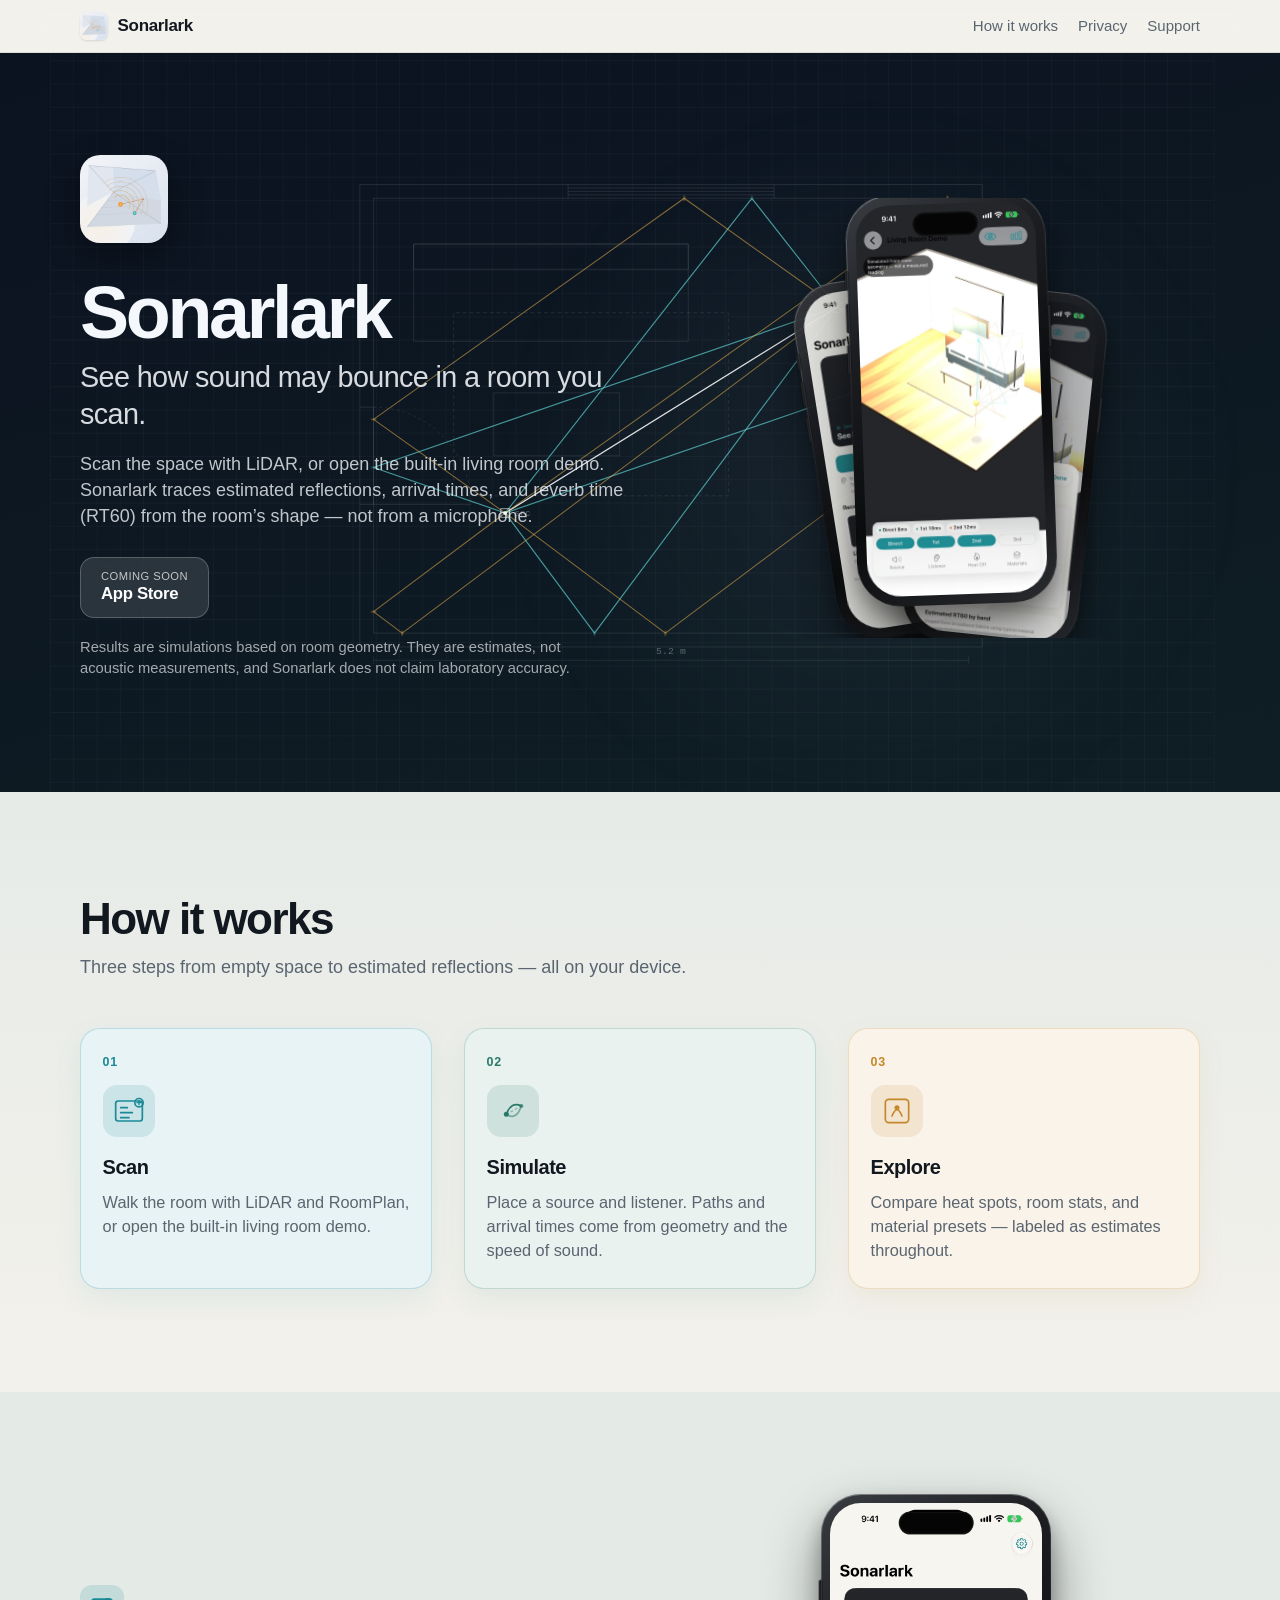
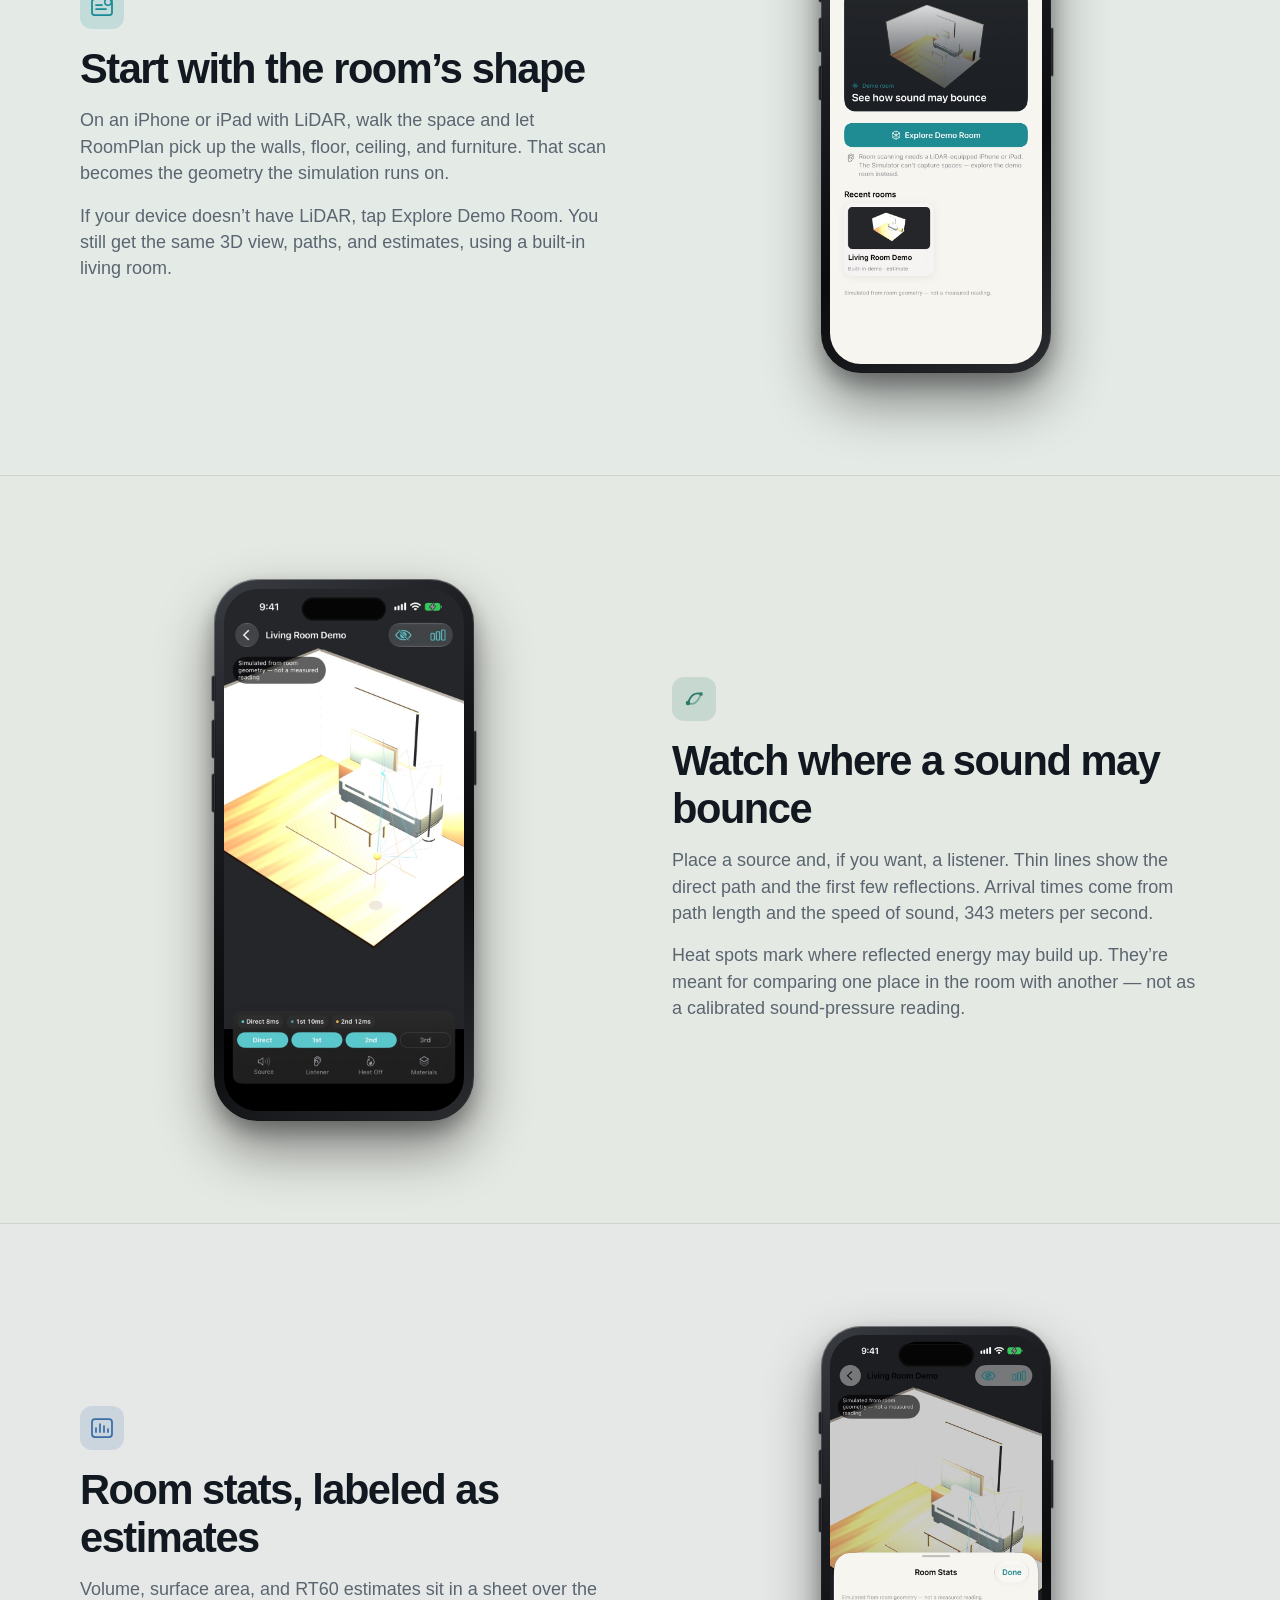
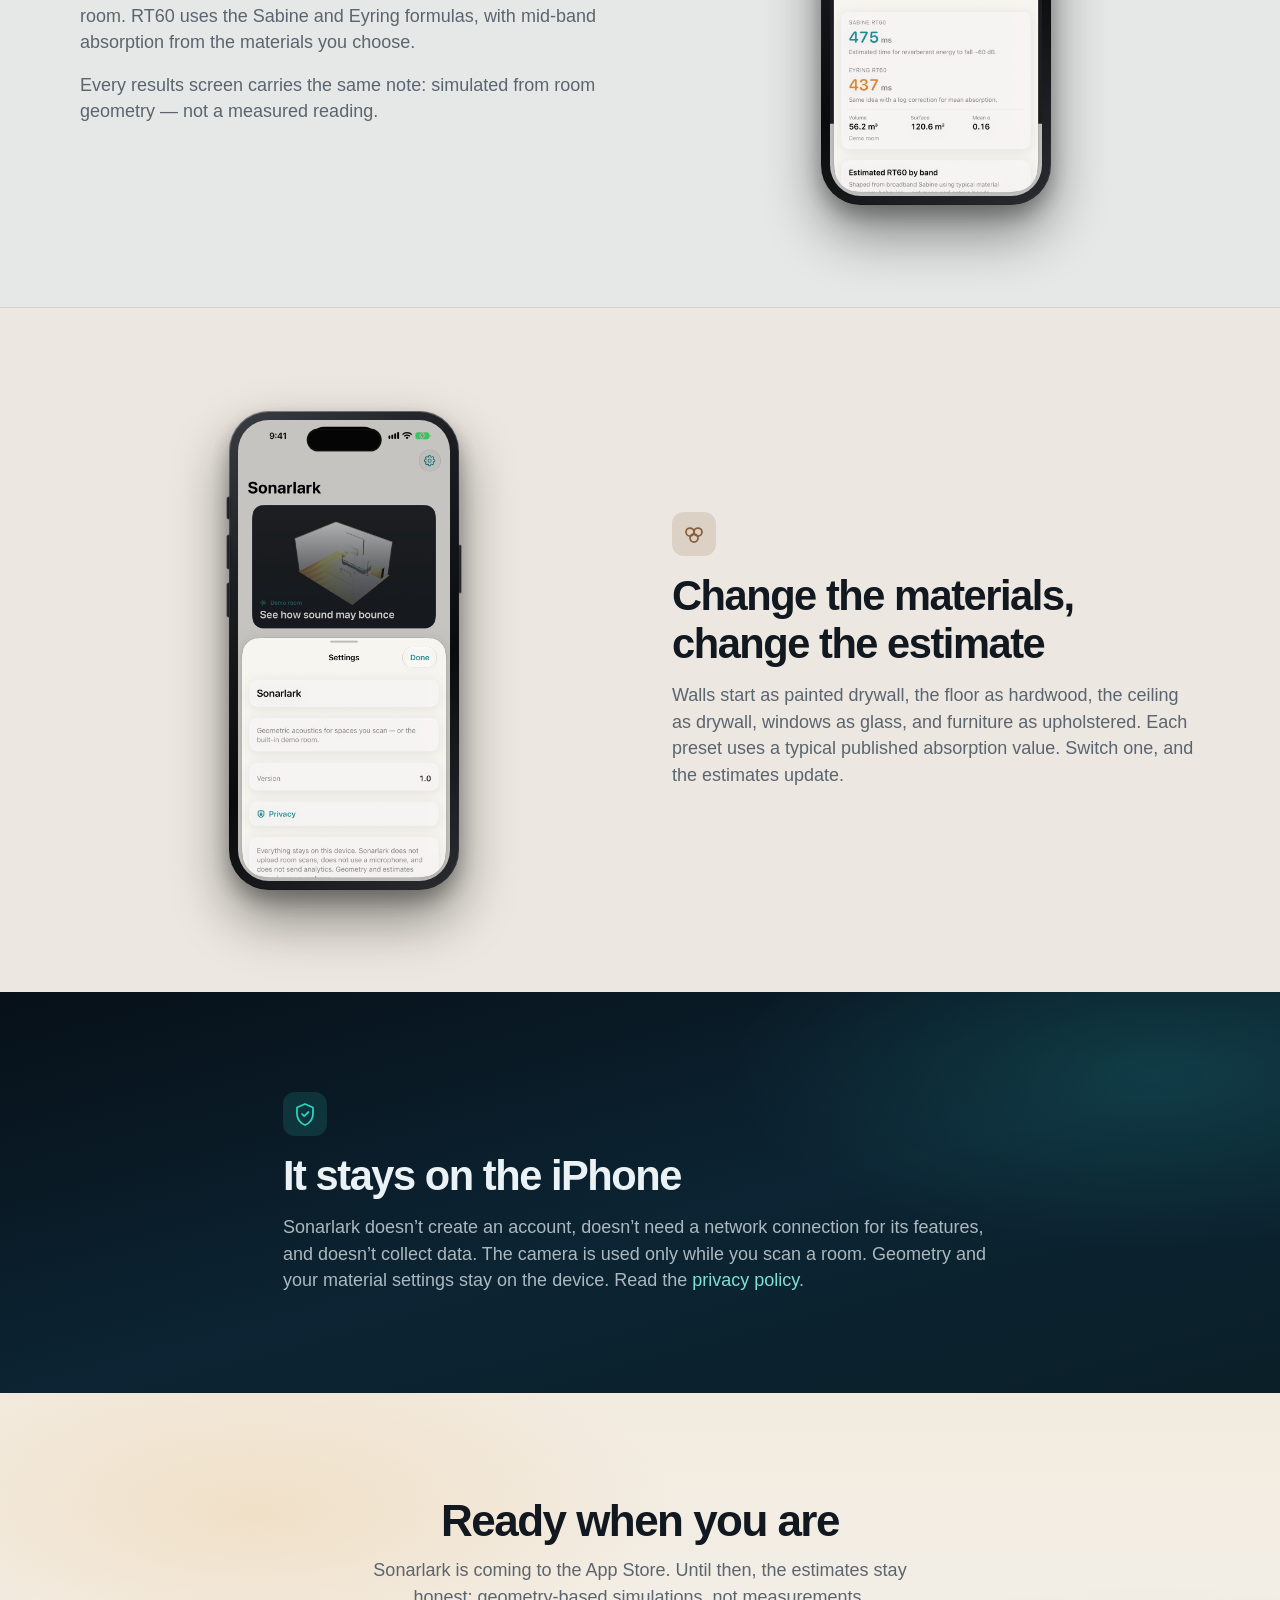
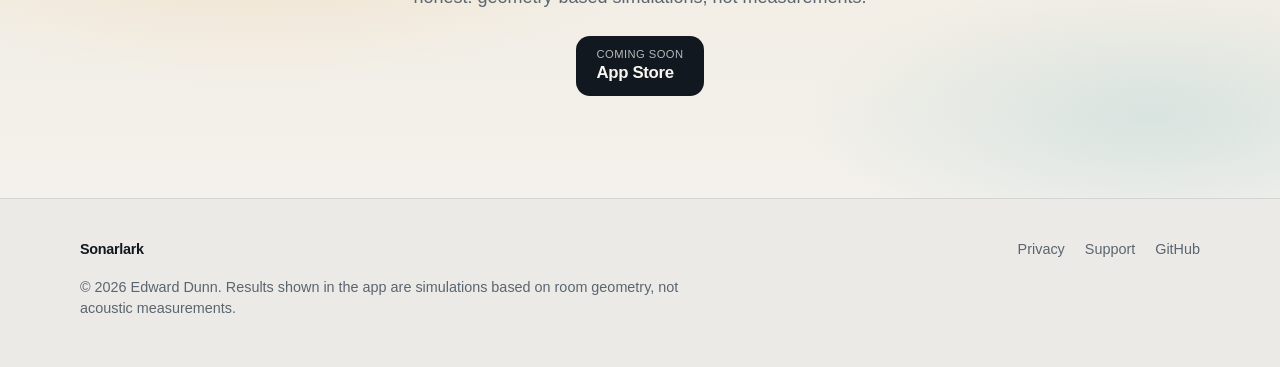
<file: index.html>
<!DOCTYPE html>
<html lang="en">
<head>
  <meta charset="utf-8">
  <meta name="viewport" content="width=device-width, initial-scale=1">
  <title>Sonarlark — See how sound may bounce in a room you scan</title>
  <meta name="description" content="Scan a room with LiDAR, or open the built-in demo, and see estimated reflections, arrival times, and RT60 from the room’s shape. Fully on-device. Not a measurement tool.">
  <link rel="canonical" href="https://erdtheturd.github.io/echo-map/">
  <link rel="icon" href="assets/favicon.ico" sizes="any">
  <link rel="icon" type="image/png" sizes="32x32" href="assets/favicon-32.png">
  <link rel="apple-touch-icon" href="assets/icon-180.png">
  <meta name="theme-color" content="#0a1628" media="(prefers-color-scheme: light)">
  <meta name="theme-color" content="#060d18" media="(prefers-color-scheme: dark)">
  <meta property="og:type" content="website">
  <meta property="og:site_name" content="Sonarlark">
  <meta property="og:title" content="Sonarlark">
  <meta property="og:description" content="Scan a room with LiDAR, or open the built-in demo, and see estimated reflections, arrival times, and RT60 from the room’s shape. Fully on-device. Not a measurement tool.">
  <meta property="og:url" content="https://erdtheturd.github.io/echo-map/">
  <meta property="og:image" content="https://erdtheturd.github.io/echo-map/assets/og.png">
  <meta property="og:image:width" content="1200">
  <meta property="og:image:height" content="630">
  <meta name="twitter:card" content="summary_large_image">
  <meta name="twitter:title" content="Sonarlark">
  <meta name="twitter:description" content="Scan a room with LiDAR, or open the built-in demo, and see estimated reflections, arrival times, and RT60 from the room’s shape. Fully on-device. Not a measurement tool.">
  <meta name="twitter:image" content="https://erdtheturd.github.io/echo-map/assets/og.png">
  <link rel="stylesheet" href="styles.css">
</head>
<body>
  <a class="skip" href="#main">Skip to content</a>
  <header class="site-header">
    <div class="wrap nav">
      <a class="brand" href="index.html">
        <img src="assets/icon-64.png" width="28" height="28" alt="">
        Sonarlark
      </a>
      <nav class="nav-links" aria-label="Primary">
        <a href="#how">How it works</a>
        <a href="privacy.html">Privacy</a>
        <a href="support.html">Support</a>
      </nav>
    </div>
  </header>

  <main id="main">
    <section class="hero" aria-labelledby="hero-title">
      <div class="hero-bg" aria-hidden="true">
        <div class="hero-falloff"></div>
        <div class="hero-plan" data-hero-plan="assets/hero-plan.svg" aria-hidden="true"></div>
      </div>

      <div class="wrap hero-grid">
        <div class="hero-copy-block reveal">
          <img class="hero-icon" src="assets/icon-256.png" width="88" height="88" alt="Sonarlark app icon: a room outline with a sound source, a listener, and bounce arcs.">
          <h1 id="hero-title">Sonarlark</h1>
          <p class="lede">See how sound may bounce in a room you scan.</p>
          <p class="hero-copy">Scan the space with LiDAR, or open the built-in living room demo. Sonarlark traces estimated reflections, arrival times, and reverb time (RT60) from the room’s shape — not from a microphone.</p>
          <span class="btn-store" aria-disabled="true" role="text">
            <span class="btn-kicker">Coming soon</span>
            <span class="btn-label">App Store</span>
          </span>
          <p class="note">Results are simulations based on room geometry. They are estimates, not acoustic measurements, and Sonarlark does not claim laboratory accuracy.</p>
        </div>

        <div class="phone-fan" data-parallax-group>
          <figure class="phone phone--back" data-parallax data-depth="0.04" style="--tilt: -9deg; --fan-x: -28%; --fan-y: 10%; --z: 1;">
            <div class="phone-frame">
              <span class="phone-btn phone-btn--silent" aria-hidden="true"></span>
              <span class="phone-btn phone-btn--vol-up" aria-hidden="true"></span>
              <span class="phone-btn phone-btn--vol-down" aria-hidden="true"></span>
              <span class="phone-btn phone-btn--power" aria-hidden="true"></span>
              <div class="phone-island" aria-hidden="true"></div>
              <picture>
                <source type="image/jpeg" srcset="assets/home.jpg">
                <img src="assets/home.jpg" width="720" height="1565" alt="The Sonarlark home screen, with a note that LiDAR scanning needs a supported iPhone or iPad and a button to explore the demo room.">
              </picture>
            </div>
          </figure>
          <figure class="phone phone--mid" data-parallax data-depth="0.08" style="--tilt: 6deg; --fan-x: 30%; --fan-y: 14%; --z: 2;">
            <div class="phone-frame">
              <span class="phone-btn phone-btn--silent" aria-hidden="true"></span>
              <span class="phone-btn phone-btn--vol-up" aria-hidden="true"></span>
              <span class="phone-btn phone-btn--vol-down" aria-hidden="true"></span>
              <span class="phone-btn phone-btn--power" aria-hidden="true"></span>
              <div class="phone-island" aria-hidden="true"></div>
              <picture>
                <source type="image/jpeg" srcset="assets/stats.jpg">
                <img src="assets/stats.jpg" width="720" height="1565" alt="The Room Stats sheet over the demo room, listing volume, surface area, mean absorption, and a reminder that the figures are geometric estimates.">
              </picture>
            </div>
          </figure>
          <figure class="phone phone--front" data-parallax data-depth="0.14" style="--tilt: -2deg; --fan-x: 0%; --fan-y: 0%; --z: 3;">
            <div class="phone-frame">
              <span class="phone-btn phone-btn--silent" aria-hidden="true"></span>
              <span class="phone-btn phone-btn--vol-up" aria-hidden="true"></span>
              <span class="phone-btn phone-btn--vol-down" aria-hidden="true"></span>
              <span class="phone-btn phone-btn--power" aria-hidden="true"></span>
              <div class="phone-island" aria-hidden="true"></div>
              <picture>
                <source type="image/jpeg" srcset="assets/results.jpg">
                <img src="assets/results.jpg" width="720" height="1565" alt="The Living Room Demo in Sonarlark, with estimated bounce paths drawn through a 3D room and arrival times along the bottom.">
              </picture>
            </div>
          </figure>
        </div>
      </div>
    </section>

    <section class="how" id="how" aria-labelledby="how-title">
      <div class="wrap">
        <header class="section-head reveal">
          <h2 id="how-title">How it works</h2>
          <p>Three steps from empty space to estimated reflections — all on your device.</p>
        </header>
        <ol class="how-steps">
          <li class="how-step reveal" style="--accent: var(--accent-scan);">
            <div class="how-icon" aria-hidden="true">
              <svg viewBox="0 0 48 48" width="40" height="40" fill="none">
                <rect x="8" y="12" width="32" height="24" rx="3" stroke="currentColor" stroke-width="2"/>
                <path d="M14 20h8M14 26h14M14 32h10" stroke="currentColor" stroke-width="2" stroke-linecap="round"/>
                <circle cx="36" cy="14" r="5" stroke="currentColor" stroke-width="2"/>
                <path d="M36 11.5v5M33.5 14h5" stroke="currentColor" stroke-width="1.5" stroke-linecap="round"/>
              </svg>
            </div>
            <h3>Scan</h3>
            <p>Walk the room with LiDAR and RoomPlan, or open the built-in living room demo.</p>
          </li>
          <li class="how-step reveal" style="--accent: var(--accent-simulate);">
            <div class="how-icon" aria-hidden="true">
              <svg viewBox="0 0 48 48" width="40" height="40" fill="none">
                <circle cx="16" cy="28" r="3" fill="currentColor"/>
                <circle cx="34" cy="18" r="2.5" fill="currentColor" opacity="0.7"/>
                <path d="M16 28 Q 22 12 34 18" stroke="currentColor" stroke-width="2" fill="none" stroke-linecap="round"/>
                <path d="M16 28 Q 28 36 34 18" stroke="currentColor" stroke-width="2" fill="none" stroke-linecap="round" opacity="0.55"/>
                <path d="M16 28 L 34 18" stroke="currentColor" stroke-width="1.5" stroke-dasharray="3 3" opacity="0.45"/>
              </svg>
            </div>
            <h3>Simulate</h3>
            <p>Place a source and listener. Paths and arrival times come from geometry and the speed of sound.</p>
          </li>
          <li class="how-step reveal" style="--accent: var(--accent-explore);">
            <div class="how-icon" aria-hidden="true">
              <svg viewBox="0 0 48 48" width="40" height="40" fill="none">
                <rect x="10" y="10" width="28" height="28" rx="4" stroke="currentColor" stroke-width="2"/>
                <path d="M18 30c4-10 8-10 12 0" stroke="currentColor" stroke-width="2" stroke-linecap="round" fill="none"/>
                <circle cx="24" cy="20" r="3" fill="currentColor"/>
              </svg>
            </div>
            <h3>Explore</h3>
            <p>Compare heat spots, room stats, and material presets — labeled as estimates throughout.</p>
          </li>
        </ol>
      </div>
    </section>

    <section class="feature feature--scan" style="--section-accent: var(--accent-scan);">
      <div class="wrap feature-grid">
        <div class="feature-copy reveal">
          <span class="feature-icon" aria-hidden="true">
            <svg viewBox="0 0 28 28" width="28" height="28" fill="none">
              <rect x="4" y="6" width="20" height="16" rx="2.5" stroke="currentColor" stroke-width="1.75"/>
              <path d="M8 12h6M8 16h10" stroke="currentColor" stroke-width="1.75" stroke-linecap="round"/>
              <circle cx="20" cy="9" r="3.25" stroke="currentColor" stroke-width="1.5"/>
            </svg>
          </span>
          <h2>Start with the room’s shape</h2>
          <p>On an iPhone or iPad with LiDAR, walk the space and let RoomPlan pick up the walls, floor, ceiling, and furniture. That scan becomes the geometry the simulation runs on.</p>
          <p>If your device doesn’t have LiDAR, tap Explore Demo Room. You still get the same 3D view, paths, and estimates, using a built-in living room.</p>
        </div>
        <figure class="phone phone--solo reveal" data-parallax data-depth="0.06" style="--tilt: 4deg;">
          <div class="phone-frame phone-frame--sm">
              <span class="phone-btn phone-btn--silent" aria-hidden="true"></span>
              <span class="phone-btn phone-btn--vol-up" aria-hidden="true"></span>
              <span class="phone-btn phone-btn--vol-down" aria-hidden="true"></span>
              <span class="phone-btn phone-btn--power" aria-hidden="true"></span>
              <div class="phone-island" aria-hidden="true"></div>
            <picture>
              <source type="image/jpeg" srcset="assets/home.jpg">
              <img src="assets/home.jpg" width="720" height="1565" alt="The Sonarlark home screen, with a note that LiDAR scanning needs a supported iPhone or iPad and a button to explore the demo room.">
            </picture>
          </div>
        </figure>
      </div>
    </section>

    <section class="feature feature--bounce" style="--section-accent: var(--accent-simulate);">
      <div class="wrap feature-grid reverse">
        <div class="feature-copy reveal">
          <span class="feature-icon" aria-hidden="true">
            <svg viewBox="0 0 28 28" width="28" height="28" fill="none">
              <circle cx="8" cy="18" r="2.25" fill="currentColor"/>
              <circle cx="21" cy="9" r="2" fill="currentColor" opacity="0.75"/>
              <path d="M8 18 Q 12 6 21 9" stroke="currentColor" stroke-width="1.75" fill="none" stroke-linecap="round"/>
              <path d="M8 18 Q 16 22 21 9" stroke="currentColor" stroke-width="1.75" fill="none" stroke-linecap="round" opacity="0.5"/>
            </svg>
          </span>
          <h2>Watch where a sound may bounce</h2>
          <p>Place a source and, if you want, a listener. Thin lines show the direct path and the first few reflections. Arrival times come from path length and the speed of sound, 343 meters per second.</p>
          <p>Heat spots mark where reflected energy may build up. They’re meant for comparing one place in the room with another — not as a calibrated sound-pressure reading.</p>
        </div>
        <figure class="phone phone--solo reveal" data-parallax data-depth="0.07" style="--tilt: -5deg;">
          <div class="phone-frame">
              <span class="phone-btn phone-btn--silent" aria-hidden="true"></span>
              <span class="phone-btn phone-btn--vol-up" aria-hidden="true"></span>
              <span class="phone-btn phone-btn--vol-down" aria-hidden="true"></span>
              <span class="phone-btn phone-btn--power" aria-hidden="true"></span>
              <div class="phone-island" aria-hidden="true"></div>
            <picture>
              <source type="image/jpeg" srcset="assets/results-dark.jpg">
              <img src="assets/results-dark.jpg" width="720" height="1565" alt="The same living room demo in Dark Mode, with a source, a listener, and estimated first-bounce heat spots along a wall.">
            </picture>
          </div>
        </figure>
      </div>
    </section>

    <section class="feature feature--stats" style="--section-accent: var(--accent-stats);">
      <div class="wrap feature-grid">
        <div class="feature-copy reveal">
          <span class="feature-icon" aria-hidden="true">
            <svg viewBox="0 0 28 28" width="28" height="28" fill="none">
              <rect x="4" y="5" width="20" height="18" rx="3" stroke="currentColor" stroke-width="1.75"/>
              <path d="M8 18v-4M12 18V10M16 18v-6M20 18v-3" stroke="currentColor" stroke-width="1.75" stroke-linecap="round"/>
            </svg>
          </span>
          <h2>Room stats, labeled as estimates</h2>
          <p>Volume, surface area, and RT60 estimates sit in a sheet over the room. RT60 uses the Sabine and Eyring formulas, with mid-band absorption from the materials you choose.</p>
          <p>Every results screen carries the same note: simulated from room geometry — not a measured reading.</p>
        </div>
        <figure class="phone phone--solo reveal" data-parallax data-depth="0.06" style="--tilt: 3deg;">
          <div class="phone-frame phone-frame--sm">
              <span class="phone-btn phone-btn--silent" aria-hidden="true"></span>
              <span class="phone-btn phone-btn--vol-up" aria-hidden="true"></span>
              <span class="phone-btn phone-btn--vol-down" aria-hidden="true"></span>
              <span class="phone-btn phone-btn--power" aria-hidden="true"></span>
              <div class="phone-island" aria-hidden="true"></div>
            <picture>
              <source type="image/jpeg" srcset="assets/stats.jpg">
              <img src="assets/stats.jpg" width="720" height="1565" alt="The Room Stats sheet over the demo room, listing volume, surface area, mean absorption, and a reminder that the figures are geometric estimates.">
            </picture>
          </div>
        </figure>
      </div>
    </section>

    <section class="feature feature--materials" style="--section-accent: var(--accent-materials);">
      <div class="wrap feature-grid reverse">
        <div class="feature-copy reveal">
          <span class="feature-icon" aria-hidden="true">
            <svg viewBox="0 0 28 28" width="28" height="28" fill="none">
              <circle cx="10" cy="12" r="4" stroke="currentColor" stroke-width="1.75"/>
              <circle cx="18" cy="12" r="4" stroke="currentColor" stroke-width="1.75"/>
              <circle cx="14" cy="18" r="4" stroke="currentColor" stroke-width="1.75"/>
            </svg>
          </span>
          <h2>Change the materials, change the estimate</h2>
          <p>Walls start as painted drywall, the floor as hardwood, the ceiling as drywall, windows as glass, and furniture as upholstered. Each preset uses a typical published absorption value. Switch one, and the estimates update.</p>
        </div>
        <figure class="phone phone--solo reveal" data-parallax data-depth="0.06" style="--tilt: -4deg;">
          <div class="phone-frame phone-frame--sm">
              <span class="phone-btn phone-btn--silent" aria-hidden="true"></span>
              <span class="phone-btn phone-btn--vol-up" aria-hidden="true"></span>
              <span class="phone-btn phone-btn--vol-down" aria-hidden="true"></span>
              <span class="phone-btn phone-btn--power" aria-hidden="true"></span>
              <div class="phone-island" aria-hidden="true"></div>
            <picture>
              <source type="image/jpeg" srcset="assets/settings.jpg">
              <img src="assets/settings.jpg" width="720" height="1565" alt="The Settings sheet for default materials, including painted drywall, hardwood floor, glass, and upholstered furniture, each with an absorption value.">
            </picture>
          </div>
        </figure>
      </div>
    </section>

    <section class="band band--dark reveal-group" aria-labelledby="privacy-band-title">
      <div class="wrap band-inner reveal">
        <span class="feature-icon feature-icon--on-dark" aria-hidden="true">
          <svg viewBox="0 0 28 28" width="28" height="28" fill="none">
            <path d="M14 4l8 3.5v6.2c0 5.1-3.4 9.8-8 11.3-4.6-1.5-8-6.2-8-11.3V7.5L14 4z" stroke="currentColor" stroke-width="1.75" stroke-linejoin="round"/>
            <path d="M11 14l2.2 2.2L17.5 12" stroke="currentColor" stroke-width="1.75" stroke-linecap="round" stroke-linejoin="round"/>
          </svg>
        </span>
        <h2 id="privacy-band-title">It stays on the iPhone</h2>
        <p>Sonarlark doesn’t create an account, doesn’t need a network connection for its features, and doesn’t collect data. The camera is used only while you scan a room. Geometry and your material settings stay on the device. Read the <a href="privacy.html">privacy policy</a>.</p>
      </div>
    </section>

    <section class="cta" aria-labelledby="cta-title">
      <div class="wrap cta-inner reveal">
        <h2 id="cta-title">Ready when you are</h2>
        <p>Sonarlark is coming to the App Store. Until then, the estimates stay honest: geometry-based simulations, not measurements.</p>
        <span class="btn-store btn-store--warm" aria-disabled="true" role="text">
          <span class="btn-kicker">Coming soon</span>
          <span class="btn-label">App Store</span>
        </span>
      </div>
    </section>
  </main>

  <footer class="site-footer">
    <div class="wrap">
      <div class="footer-row">
        <a class="footer-brand" href="index.html">Sonarlark</a>
        <nav class="footer-links" aria-label="Footer">
          <a href="privacy.html">Privacy</a>
          <a href="support.html">Support</a>
          <a href="https://github.com/ErdTheTurd/echo-map">GitHub</a>
        </nav>
      </div>
      <p class="footer-note">© 2026 Edward Dunn. Results shown in the app are simulations based on room geometry, not acoustic measurements.</p>
    </div>
  </footer>

  <script src="main.js" defer></script>
</body>
</html>
</file>
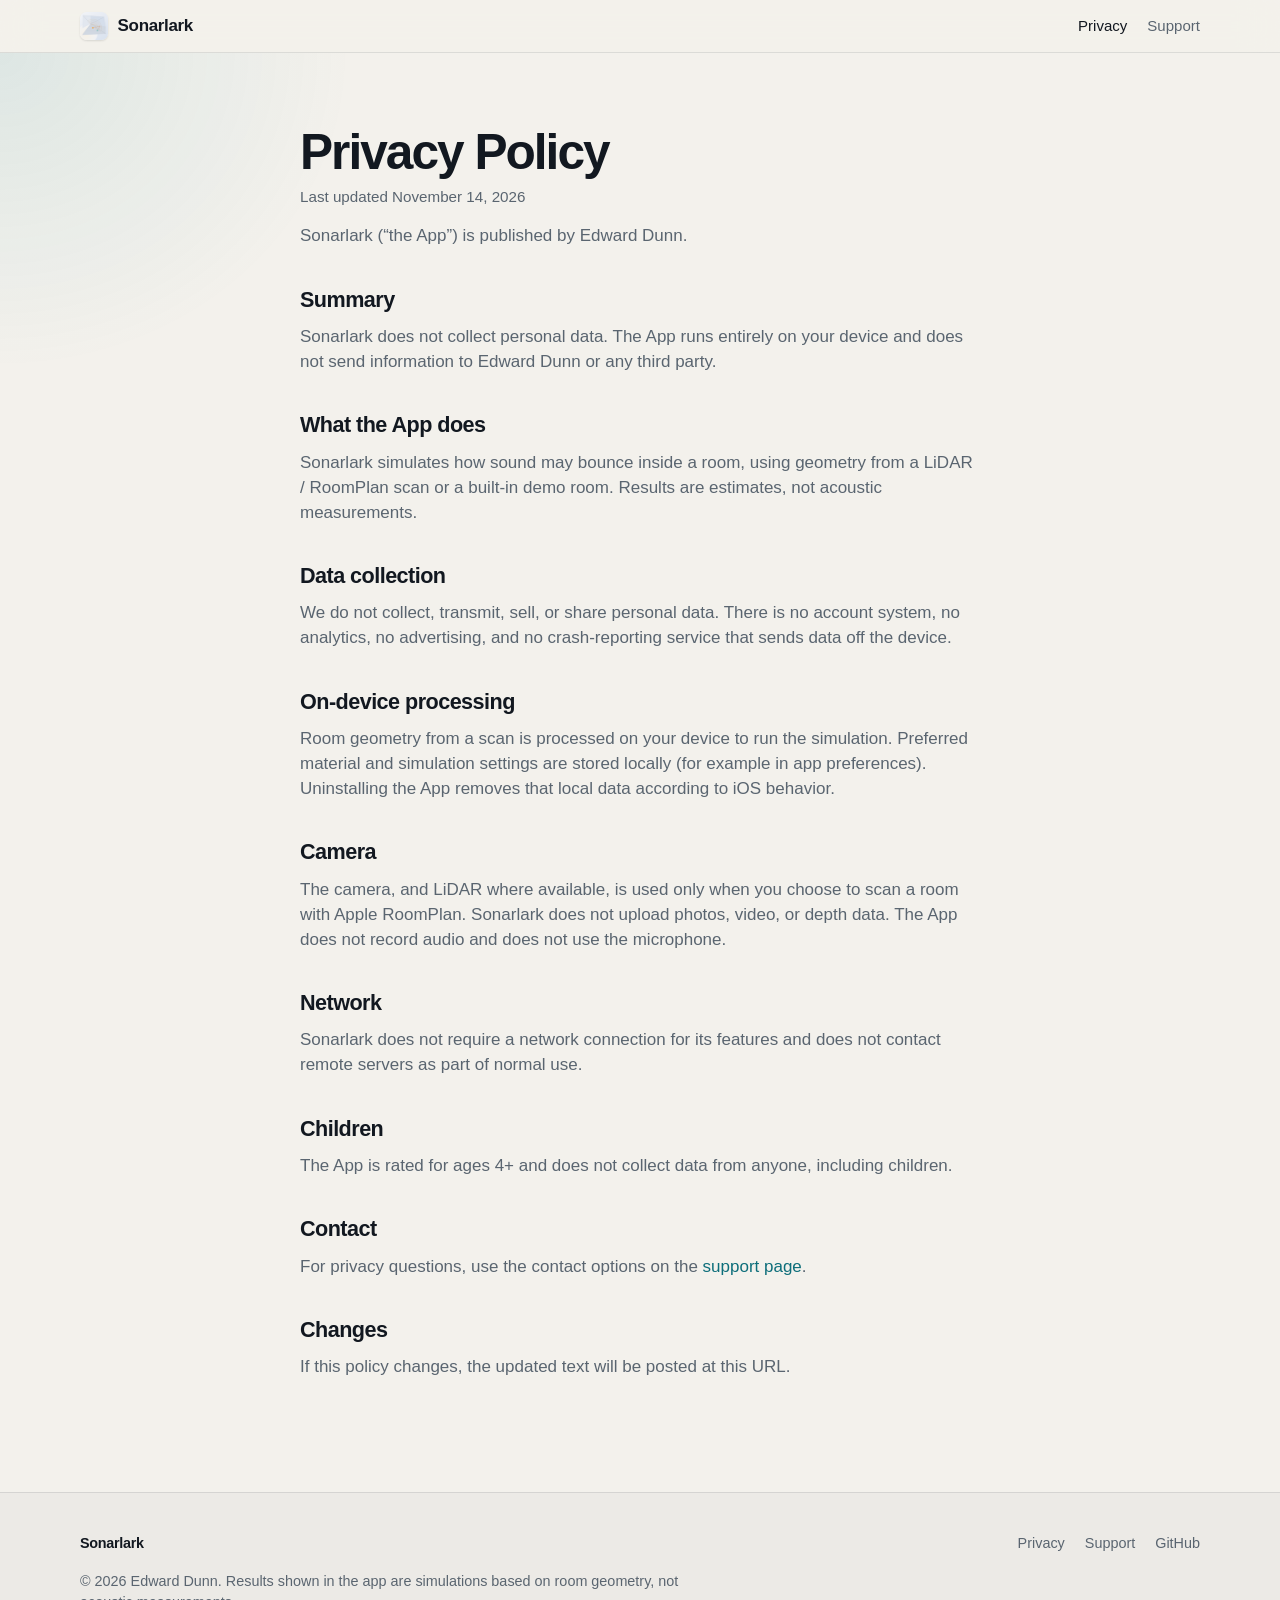
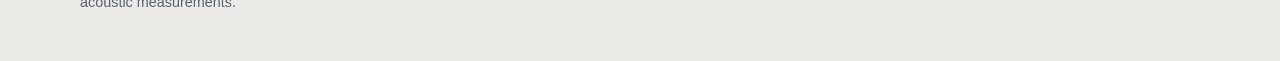
<file: privacy.html>
<!DOCTYPE html>
<html lang="en">
<head>
  <meta charset="utf-8">
  <meta name="viewport" content="width=device-width, initial-scale=1">
  <title>Privacy Policy — Sonarlark</title>
  <meta name="description" content="Sonarlark does not collect personal data. The app runs on your device and does not send information to Edward Dunn or any third party.">
  <link rel="canonical" href="https://erdtheturd.github.io/echo-map/privacy.html">
  <link rel="icon" href="assets/favicon.ico" sizes="any">
  <link rel="icon" type="image/png" sizes="32x32" href="assets/favicon-32.png">
  <link rel="apple-touch-icon" href="assets/icon-180.png">
  <meta name="theme-color" content="#f3f1ec" media="(prefers-color-scheme: light)">
  <meta name="theme-color" content="#0b0f14" media="(prefers-color-scheme: dark)">
  <meta property="og:type" content="website">
  <meta property="og:site_name" content="Sonarlark">
  <meta property="og:title" content="Sonarlark Privacy Policy">
  <meta property="og:description" content="Sonarlark does not collect personal data. The app runs on your device and does not send information to Edward Dunn or any third party.">
  <meta property="og:url" content="https://erdtheturd.github.io/echo-map/privacy.html">
  <meta property="og:image" content="https://erdtheturd.github.io/echo-map/assets/og.png">
  <meta property="og:image:width" content="1200">
  <meta property="og:image:height" content="630">
  <meta name="twitter:card" content="summary_large_image">
  <meta name="twitter:title" content="Sonarlark Privacy Policy">
  <meta name="twitter:description" content="Sonarlark does not collect personal data. The app runs on your device and does not send information to Edward Dunn or any third party.">
  <meta name="twitter:image" content="https://erdtheturd.github.io/echo-map/assets/og.png">
  <link rel="stylesheet" href="styles.css">
</head>
<body>
  <a class="skip" href="#main">Skip to content</a>
  <header class="site-header">
    <div class="wrap nav">
      <a class="brand" href="index.html">
        <img src="assets/icon-64.png" width="28" height="28" alt="">
        Sonarlark
      </a>
      <nav class="nav-links" aria-label="Primary">
        <a href="privacy.html" aria-current="page">Privacy</a>
        <a href="support.html">Support</a>
      </nav>
    </div>
  </header>

  <main id="main" class="page">
    <article class="wrap prose">
      <h1>Privacy Policy</h1>
      <p class="updated">Last updated November 14, 2026</p>
      <p>Sonarlark (“the App”) is published by Edward Dunn.</p>

      <h2>Summary</h2>
      <p>Sonarlark does not collect personal data. The App runs entirely on your device and does not send information to Edward Dunn or any third party.</p>

      <h2>What the App does</h2>
      <p>Sonarlark simulates how sound may bounce inside a room, using geometry from a LiDAR / RoomPlan scan or a built-in demo room. Results are estimates, not acoustic measurements.</p>

      <h2>Data collection</h2>
      <p>We do not collect, transmit, sell, or share personal data. There is no account system, no analytics, no advertising, and no crash-reporting service that sends data off the device.</p>

      <h2>On-device processing</h2>
      <p>Room geometry from a scan is processed on your device to run the simulation. Preferred material and simulation settings are stored locally (for example in app preferences). Uninstalling the App removes that local data according to iOS behavior.</p>

      <h2>Camera</h2>
      <p>The camera, and LiDAR where available, is used only when you choose to scan a room with Apple RoomPlan. Sonarlark does not upload photos, video, or depth data. The App does not record audio and does not use the microphone.</p>

      <h2>Network</h2>
      <p>Sonarlark does not require a network connection for its features and does not contact remote servers as part of normal use.</p>

      <h2>Children</h2>
      <p>The App is rated for ages 4+ and does not collect data from anyone, including children.</p>

      <h2>Contact</h2>
      <p>For privacy questions, use the contact options on the <a href="support.html">support page</a>.</p>

      <h2>Changes</h2>
      <p>If this policy changes, the updated text will be posted at this URL.</p>
    </article>
  </main>

  <footer class="site-footer">
    <div class="wrap">
      <div class="footer-row">
        <a class="footer-brand" href="index.html">Sonarlark</a>
        <nav class="footer-links" aria-label="Footer">
          <a href="privacy.html">Privacy</a>
          <a href="support.html">Support</a>
          <a href="https://github.com/ErdTheTurd/echo-map">GitHub</a>
        </nav>
      </div>
      <p class="footer-note">© 2026 Edward Dunn. Results shown in the app are simulations based on room geometry, not acoustic measurements.</p>
    </div>
  </footer>
</body>
</html>
</file>
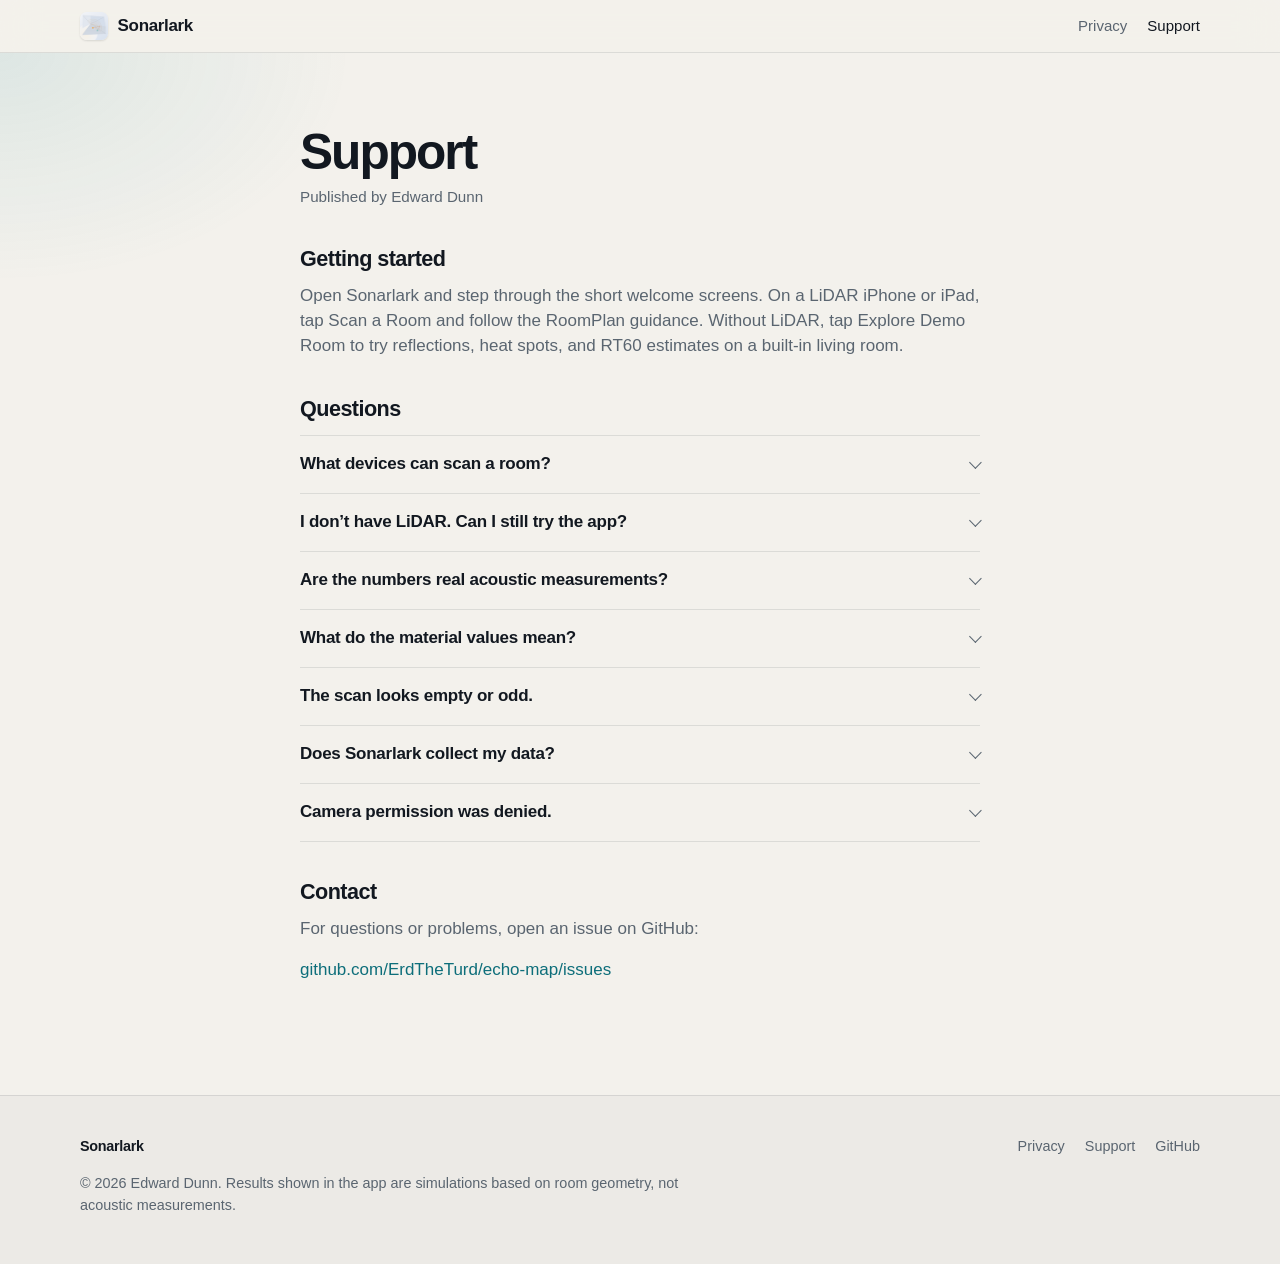
<file: support.html>
<!DOCTYPE html>
<html lang="en">
<head>
  <meta charset="utf-8">
  <meta name="viewport" content="width=device-width, initial-scale=1">
  <title>Support — Sonarlark</title>
  <meta name="description" content="Help getting started with Sonarlark, what the estimates mean, and how to get in touch.">
  <link rel="canonical" href="https://erdtheturd.github.io/echo-map/support.html">
  <link rel="icon" href="assets/favicon.ico" sizes="any">
  <link rel="icon" type="image/png" sizes="32x32" href="assets/favicon-32.png">
  <link rel="apple-touch-icon" href="assets/icon-180.png">
  <meta name="theme-color" content="#f3f1ec" media="(prefers-color-scheme: light)">
  <meta name="theme-color" content="#0b0f14" media="(prefers-color-scheme: dark)">
  <meta property="og:type" content="website">
  <meta property="og:site_name" content="Sonarlark">
  <meta property="og:title" content="Sonarlark Support">
  <meta property="og:description" content="Help getting started with Sonarlark, what the estimates mean, and how to get in touch.">
  <meta property="og:url" content="https://erdtheturd.github.io/echo-map/support.html">
  <meta property="og:image" content="https://erdtheturd.github.io/echo-map/assets/og.png">
  <meta property="og:image:width" content="1200">
  <meta property="og:image:height" content="630">
  <meta name="twitter:card" content="summary_large_image">
  <meta name="twitter:title" content="Sonarlark Support">
  <meta name="twitter:description" content="Help getting started with Sonarlark, what the estimates mean, and how to get in touch.">
  <meta name="twitter:image" content="https://erdtheturd.github.io/echo-map/assets/og.png">
  <link rel="stylesheet" href="styles.css">
</head>
<body>
  <a class="skip" href="#main">Skip to content</a>
  <header class="site-header">
    <div class="wrap nav">
      <a class="brand" href="index.html">
        <img src="assets/icon-64.png" width="28" height="28" alt="">
        Sonarlark
      </a>
      <nav class="nav-links" aria-label="Primary">
        <a href="privacy.html">Privacy</a>
        <a href="support.html" aria-current="page">Support</a>
      </nav>
    </div>
  </header>

  <main id="main" class="page">
    <article class="wrap prose">
      <h1>Support</h1>
      <p class="updated">Published by Edward Dunn</p>

      <h2>Getting started</h2>
      <p>Open Sonarlark and step through the short welcome screens. On a LiDAR iPhone or iPad, tap Scan a Room and follow the RoomPlan guidance. Without LiDAR, tap Explore Demo Room to try reflections, heat spots, and RT60 estimates on a built-in living room.</p>

      <h2>Questions</h2>
      <div class="faq">
        <details>
          <summary>What devices can scan a room?</summary>
          <p>Room scanning needs an iPhone or iPad with LiDAR and RoomPlan. If your device doesn’t have LiDAR, or you’re running in the Simulator, the home screen will say so and point you to the demo room.</p>
        </details>
        <details>
          <summary>I don’t have LiDAR. Can I still try the app?</summary>
          <p>Yes. Explore Demo Room loads a built-in living room and runs the same simulation views — bounce paths, arrival times, heat spots, room stats, and material settings.</p>
        </details>
        <details>
          <summary>Are the numbers real acoustic measurements?</summary>
          <p>No. Sonarlark does not use a microphone and does not record or measure sound. Paths and arrival times come from geometry (path length and the speed of sound). RT60 uses the Sabine and Eyring formulas with assumed mid-band absorption. These are simulations and estimates, not laboratory-accurate readings. The app labels them that way on the results screens.</p>
        </details>
        <details>
          <summary>What do the material values mean?</summary>
          <p>Each preset (painted drywall, hardwood floor, glass, upholstered furniture, and so on) carries a typical published mid-band absorption coefficient. Changing a material changes the assumptions the RT60 estimate uses. It does not measure the real surfaces in the room.</p>
        </details>
        <details>
          <summary>The scan looks empty or odd.</summary>
          <p>Rescan slowly and keep walls in view as you walk. After the scan, you can adjust default materials in Settings. A short or interrupted capture can leave gaps in the geometry the simulation has to work with.</p>
        </details>
        <details>
          <summary>Does Sonarlark collect my data?</summary>
          <p>No. There is no account, no analytics, and no network use for the app’s features. The camera is used only on the device, and only while you scan. Details are in the <a href="privacy.html">privacy policy</a>.</p>
        </details>
        <details>
          <summary>Camera permission was denied.</summary>
          <p>If you want to scan a room, enable Camera for Sonarlark in iOS Settings. You can still use the demo room without granting camera access.</p>
        </details>
      </div>

      <h2>Contact</h2>
      <p>For questions or problems, open an issue on GitHub:</p>
      <p><a href="https://github.com/ErdTheTurd/echo-map/issues">github.com/ErdTheTurd/echo-map/issues</a></p>
    </article>
  </main>

  <footer class="site-footer">
    <div class="wrap">
      <div class="footer-row">
        <a class="footer-brand" href="index.html">Sonarlark</a>
        <nav class="footer-links" aria-label="Footer">
          <a href="privacy.html">Privacy</a>
          <a href="support.html">Support</a>
          <a href="https://github.com/ErdTheTurd/echo-map">GitHub</a>
        </nav>
      </div>
      <p class="footer-note">© 2026 Edward Dunn. Results shown in the app are simulations based on room geometry, not acoustic measurements.</p>
    </div>
  </footer>
</body>
</html>
</file>
<file: styles.css>
/* Sonarlark marketing site — warm, alive, system fonts, no trackers. */
:root {
  --bg: #f3f1ec;
  --bg-elevated: #ffffff;
  --text: #121820;
  --text-secondary: #5a6570;
  --link: #0d6e7a;
  --rule: rgba(18, 24, 32, 0.1);
  --btn: #121820;
  --btn-text: #f8f6f1;
  --device: #0c1018;
  --shadow: 0 28px 60px rgba(8, 16, 28, 0.28);
  --shadow-soft: 0 18px 40px rgba(8, 16, 28, 0.18);
  --content: 1120px;
  --prose: 680px;
  --pad: clamp(1.25rem, 4vw, 2.5rem);

  --ink: #0a1628;
  --ink-deep: #060d18;
  --teal: #1a6b72;
  --teal-bright: #2dd4bf;
  --amber: #e8a54b;
  --amber-soft: #f5c97a;

  --accent-scan: #1a8a96;
  --accent-simulate: #2a7a6a;
  --accent-explore: #c4882a;
  --accent-stats: #3b6ea5;
  --accent-materials: #8b5e3c;

  --hero-text: #f4f7fb;
  --hero-muted: rgba(244, 247, 251, 0.72);
  --header-bg: color-mix(in srgb, var(--bg) 72%, transparent);
}

@media (prefers-color-scheme: dark) {
  :root {
    --bg: #0b0f14;
    --bg-elevated: #151b24;
    --text: #eef2f6;
    --text-secondary: #9aa5b2;
    --link: #5ec8d4;
    --rule: rgba(255, 255, 255, 0.1);
    --btn: #eef2f6;
    --btn-text: #0b0f14;
    --device: #05080d;
    --shadow: 0 28px 60px rgba(0, 0, 0, 0.55);
    --shadow-soft: 0 18px 40px rgba(0, 0, 0, 0.4);
    --header-bg: color-mix(in srgb, var(--bg) 78%, transparent);
  }
}

*,
*::before,
*::after {
  box-sizing: border-box;
}

html {
  -webkit-text-size-adjust: 100%;
  scroll-behavior: smooth;
}

body {
  margin: 0;
  font-family: -apple-system, BlinkMacSystemFont, "SF Pro Text", "SF Pro Display", "Segoe UI", "Helvetica Neue", Helvetica, Arial, sans-serif;
  font-size: 17px;
  line-height: 1.47;
  color: var(--text);
  background: var(--bg);
  text-rendering: optimizeLegibility;
  -webkit-font-smoothing: antialiased;
}

img {
  max-width: 100%;
  height: auto;
}

a {
  color: var(--link);
  text-decoration: none;
}

a:hover {
  text-decoration: underline;
}

a:focus-visible,
button:focus-visible,
.btn-store:focus-visible {
  outline: 2px solid var(--link);
  outline-offset: 3px;
}

.skip {
  position: absolute;
  left: 0.75rem;
  top: -3rem;
  background: var(--btn);
  color: var(--btn-text);
  padding: 0.5rem 0.75rem;
  border-radius: 8px;
  z-index: 20;
}

.skip:focus {
  top: 0.75rem;
}

.wrap {
  width: min(var(--content), calc(100% - var(--pad) * 2));
  margin-inline: auto;
}

/* Header */
.site-header {
  position: sticky;
  top: 0;
  z-index: 30;
  backdrop-filter: saturate(180%) blur(20px);
  -webkit-backdrop-filter: saturate(180%) blur(20px);
  background: var(--header-bg);
  border-bottom: 1px solid var(--rule);
}

.nav {
  display: flex;
  align-items: center;
  justify-content: space-between;
  min-height: 52px;
  gap: 1rem;
}

.brand {
  display: flex;
  align-items: center;
  gap: 0.6rem;
  color: var(--text);
  font-weight: 600;
  letter-spacing: -0.02em;
  text-decoration: none;
}

.brand:hover {
  text-decoration: none;
}

.brand img {
  width: 28px;
  height: 28px;
  border-radius: 6.5px;
  box-shadow: 0 1px 2px rgba(0, 0, 0, 0.12);
}

.nav-links {
  display: flex;
  flex-wrap: wrap;
  justify-content: flex-end;
  gap: 1rem 1.25rem;
  font-size: 0.94rem;
}

.nav-links a {
  color: var(--text-secondary);
}

.nav-links a:hover,
.nav-links a[aria-current="page"] {
  color: var(--text);
  text-decoration: none;
}

/* Hero */
.hero {
  position: relative;
  overflow: hidden;
  color: var(--hero-text);
  background: linear-gradient(165deg, #0B1220 0%, #0F1E24 100%);
  padding: clamp(3.25rem, 8vw, 6.75rem) 0 clamp(4rem, 9vw, 7rem);
}

.hero-bg {
  position: absolute;
  inset: 0;
  pointer-events: none;
  overflow: hidden;
}

.hero-falloff {
  position: absolute;
  width: min(720px, 80vw);
  height: min(720px, 80vw);
  top: 8%;
  right: 4%;
  border-radius: 50%;
  background: radial-gradient(
    ellipse at center,
    rgba(160, 180, 200, 0.07) 0%,
    rgba(160, 180, 200, 0.03) 42%,
    transparent 70%
  );
  filter: blur(40px);
}

.hero-plan {
  position: absolute;
  inset: 0;
  width: 100%;
  height: 100%;
}

.hero-plan svg {
  display: block;
  width: 100%;
  height: 100%;
  object-fit: cover;
  /* Approximate cover positioning toward the phone column */
  transform: scale(1.05);
  transform-origin: 62% 42%;
}

.hero-plan .ray {
  stroke-dasharray: 1;
  stroke-dashoffset: 1;
}

.hero-plan.is-drawn .ray {
  animation: hero-ray-draw 780ms cubic-bezier(0.22, 0.61, 0.36, 1) forwards;
}

.hero-plan.is-drawn .ray--order1 {
  animation-delay: 90ms;
}

.hero-plan.is-drawn .ray--order2 {
  animation-delay: 180ms;
}

.hero-plan .bounce-ticks {
  opacity: 0;
}

.hero-plan.is-drawn .bounce-ticks {
  animation: hero-tick-fade 600ms ease 420ms forwards;
}

@keyframes hero-ray-draw {
  to {
    stroke-dashoffset: 0;
  }
}

@keyframes hero-tick-fade {
  to {
    opacity: 1;
  }
}

.hero-plan.is-static .ray {
  stroke-dashoffset: 0;
}

.hero-plan.is-static .bounce-ticks {
  opacity: 1;
}

.hero-grid {
  position: relative;
  z-index: 1;
  display: grid;
  grid-template-columns: minmax(0, 1.05fr) minmax(300px, 0.95fr);
  gap: clamp(2.75rem, 6vw, 4.75rem);
  align-items: center;
}

.hero-copy-block {
  position: relative;
  z-index: 2;
  max-width: 34rem;
}

.hero-icon {
  width: 88px;
  height: 88px;
  border-radius: 20px;
  box-shadow: 0 12px 32px rgba(0, 0, 0, 0.35);
  margin-bottom: 1.5rem;
}

.hero h1 {
  margin: 0 0 0.55rem;
  font-size: clamp(2.9rem, 7vw, 4.6rem);
  font-weight: 700;
  letter-spacing: -0.045em;
  line-height: 1.02;
  color: var(--hero-text);
}

.lede {
  margin: 0 0 1.1rem;
  font-size: clamp(1.3rem, 2.6vw, 1.8rem);
  font-weight: 400;
  letter-spacing: -0.022em;
  line-height: 1.28;
  color: rgba(244, 247, 251, 0.88);
}

.hero-copy {
  margin: 0 0 1.7rem;
  max-width: 36em;
  font-size: 1.125rem;
  color: rgba(244, 247, 251, 0.78);
}

.btn-store {
  display: inline-flex;
  flex-direction: column;
  align-items: flex-start;
  gap: 0.1rem;
  background: rgba(255, 255, 255, 0.12);
  color: #fff;
  border: 1px solid rgba(255, 255, 255, 0.22);
  padding: 0.72rem 1.25rem 0.82rem;
  border-radius: 14px;
  line-height: 1.15;
  backdrop-filter: blur(10px);
  -webkit-backdrop-filter: blur(10px);
  cursor: default;
  user-select: none;
}

.btn-store--warm {
  background: var(--btn);
  color: var(--btn-text);
  border-color: transparent;
}

.btn-kicker {
  font-size: 0.7rem;
  font-weight: 500;
  letter-spacing: 0.04em;
  text-transform: uppercase;
  opacity: 0.72;
}

.btn-label {
  font-size: 1.05rem;
  font-weight: 600;
  letter-spacing: -0.02em;
}

.note {
  margin: 1.2rem 0 0;
  max-width: 34em;
  font-size: 0.92rem;
  color: rgba(244, 247, 251, 0.65);
}

/* Phone frames — titanium bezel, Dynamic Island, side buttons */
.phone {
  margin: 0;
  --tilt: 0deg;
  --fan-x: 0%;
  --fan-y: 0%;
  --z: 1;
  will-change: transform;
}

.phone-frame {
  --bezel: 10px;
  --radius: 44px;
  width: min(100%, 260px);
  margin: 0 auto;
  background:
    linear-gradient(145deg, #3a3d42 0%, #1c1e22 28%, #0a0b0d 62%, #2a2c30 100%);
  border-radius: var(--radius);
  padding: var(--bezel);
  box-shadow:
    0 28px 56px rgba(0, 0, 0, 0.45),
    0 10px 20px rgba(0, 0, 0, 0.28),
    0 1px 0 rgba(255, 255, 255, 0.12) inset,
    0 -1px 0 rgba(0, 0, 0, 0.55) inset,
    0 0 0 0.5px rgba(255, 255, 255, 0.08);
  position: relative;
  isolation: isolate;
}

.phone-frame::before {
  content: "";
  position: absolute;
  inset: 0;
  border-radius: inherit;
  padding: 1px;
  background: linear-gradient(
    155deg,
    rgba(255, 255, 255, 0.28) 0%,
    rgba(255, 255, 255, 0.06) 35%,
    rgba(0, 0, 0, 0.35) 70%,
    rgba(255, 255, 255, 0.1) 100%
  );
  -webkit-mask:
    linear-gradient(#000 0 0) content-box,
    linear-gradient(#000 0 0);
  -webkit-mask-composite: xor;
  mask:
    linear-gradient(#000 0 0) content-box,
    linear-gradient(#000 0 0);
  mask-composite: exclude;
  pointer-events: none;
  z-index: 3;
}

.phone-frame--sm {
  width: min(100%, 230px);
  --radius: 40px;
  --bezel: 9px;
}

.phone-island {
  position: absolute;
  top: calc(var(--bezel) + 9px);
  left: 50%;
  transform: translateX(-50%);
  width: 32%;
  max-width: 92px;
  height: 22px;
  background: #050505;
  border-radius: 999px;
  z-index: 2;
  box-shadow:
    inset 0 0 0 1px rgba(255, 255, 255, 0.04),
    0 0 0 0.5px rgba(0, 0, 0, 0.8);
}

.phone-btn {
  position: absolute;
  background: linear-gradient(90deg, #2c2e32, #1a1b1e 45%, #3a3c40);
  border-radius: 2px;
  z-index: 4;
  box-shadow: 0 0 0 0.5px rgba(0, 0, 0, 0.5);
}

.phone-btn--silent {
  left: -2px;
  top: 18%;
  width: 2.5px;
  height: 4.5%;
}

.phone-btn--vol-up {
  left: -2px;
  top: 26%;
  width: 2.5px;
  height: 7%;
}

.phone-btn--vol-down {
  left: -2px;
  top: 36%;
  width: 2.5px;
  height: 7%;
}

.phone-btn--power {
  right: -2px;
  top: 28%;
  width: 2.5px;
  height: 10%;
  background: linear-gradient(90deg, #3a3c40, #1a1b1e 55%, #2c2e32);
}

.phone-frame img {
  display: block;
  width: 100%;
  height: auto;
  border-radius: calc(var(--radius) - var(--bezel));
  background: #111;
}

.phone-fan {
  position: relative;
  z-index: 1;
  width: 100%;
  max-width: 400px;
  margin-inline: auto;
  min-height: 440px;
  display: grid;
  place-items: center;
  perspective: 900px;
  /* Clip fan so phones never spill into the copy column or past the viewport */
  overflow: hidden;
  padding: 1.5rem 2.75rem 2rem;
  box-sizing: border-box;
}

.phone-fan .phone {
  position: absolute;
  width: auto;
  max-width: 44%;
  transform:
    translate(var(--fan-x), var(--fan-y))
    rotate(var(--tilt))
    translate3d(var(--px, 0px), var(--py, 0px), 0);
  z-index: var(--z);
  transition: transform 0.15s ease-out;
}

.phone-fan .phone--front {
  max-width: 50%;
}

.phone-fan .phone .phone-frame {
  width: 100%;
}

.phone-fan .phone--back .phone-frame,
.phone-fan .phone--mid .phone-frame {
  opacity: 0.94;
  filter: saturate(0.96) brightness(0.97);
}

.phone--solo {
  transform: rotate(var(--tilt)) translate3d(var(--px, 0px), var(--py, 0px), 0);
  transition: transform 0.15s ease-out;
  justify-self: center;
}

/* How it works */
.how {
  padding: clamp(3.75rem, 8vw, 6.5rem) 0;
  background:
    linear-gradient(180deg, color-mix(in srgb, var(--accent-scan) 6%, var(--bg)) 0%, var(--bg) 100%);
}

.section-head {
  max-width: 36em;
  margin-bottom: clamp(2rem, 4vw, 3rem);
}

.section-head h2 {
  margin: 0 0 0.65rem;
  font-size: clamp(1.95rem, 3.6vw, 2.75rem);
  font-weight: 650;
  letter-spacing: -0.035em;
  line-height: 1.12;
}

.section-head p {
  margin: 0;
  font-size: 1.125rem;
  color: var(--text-secondary);
}

.how-steps {
  list-style: none;
  margin: 0;
  padding: 0;
  display: grid;
  grid-template-columns: repeat(3, minmax(0, 1fr));
  gap: clamp(1.25rem, 3vw, 2rem);
  counter-reset: how;
}

.how-step {
  counter-increment: how;
  position: relative;
  padding: 1.5rem 1.35rem 1.6rem;
  border-radius: 20px;
  background: color-mix(in srgb, var(--accent) 10%, var(--bg-elevated));
  border: 1px solid color-mix(in srgb, var(--accent) 22%, transparent);
  box-shadow: 0 10px 28px color-mix(in srgb, var(--accent) 8%, transparent);
}

.how-step::before {
  content: counter(how, decimal-leading-zero);
  display: block;
  font-size: 0.78rem;
  font-weight: 650;
  letter-spacing: 0.06em;
  color: var(--accent);
  margin-bottom: 0.85rem;
}

.how-icon {
  width: 52px;
  height: 52px;
  display: grid;
  place-items: center;
  border-radius: 14px;
  margin-bottom: 1rem;
  color: var(--accent);
  background: color-mix(in srgb, var(--accent) 14%, transparent);
}

.how-step h3 {
  margin: 0 0 0.5rem;
  font-size: 1.25rem;
  font-weight: 650;
  letter-spacing: -0.025em;
}

.how-step p {
  margin: 0;
  color: var(--text-secondary);
  font-size: 1.02rem;
}

/* Features */
.feature {
  position: relative;
  padding: clamp(3.5rem, 8vw, 6.5rem) 0;
  background: color-mix(in srgb, var(--section-accent) 7%, var(--bg));
}

.feature + .feature {
  border-top: 1px solid var(--rule);
}

.feature-grid {
  display: grid;
  grid-template-columns: 1fr 1fr;
  gap: clamp(2.25rem, 5vw, 5rem);
  align-items: center;
}

.feature-grid.reverse .feature-copy {
  order: 2;
}

.feature-icon {
  display: inline-grid;
  place-items: center;
  width: 44px;
  height: 44px;
  margin-bottom: 1rem;
  border-radius: 12px;
  color: var(--section-accent, var(--teal));
  background: color-mix(in srgb, var(--section-accent, var(--teal)) 16%, transparent);
}

.feature-icon--on-dark {
  color: var(--teal-bright);
  background: rgba(45, 212, 191, 0.14);
}

.feature h2 {
  margin: 0 0 0.9rem;
  font-size: clamp(1.85rem, 3.4vw, 2.6rem);
  font-weight: 650;
  letter-spacing: -0.035em;
  line-height: 1.15;
}

.feature p {
  margin: 0 0 1rem;
  font-size: 1.125rem;
  color: var(--text-secondary);
  max-width: 36em;
}

.feature p:last-child {
  margin-bottom: 0;
}

/* Dark privacy band */
.band--dark {
  padding: clamp(3.75rem, 8vw, 6.25rem) 0;
  color: #eaf2f5;
  background:
    radial-gradient(ellipse 60% 80% at 90% 20%, rgba(45, 212, 191, 0.14), transparent 55%),
    linear-gradient(165deg, #071018 0%, #0c2433 55%, #0a1f28 100%);
}

.band-inner {
  max-width: 42em;
}

.band--dark h2 {
  margin: 0 0 0.9rem;
  font-size: clamp(1.85rem, 3.4vw, 2.6rem);
  font-weight: 650;
  letter-spacing: -0.035em;
  line-height: 1.15;
}

.band--dark p {
  margin: 0;
  font-size: 1.125rem;
  color: rgba(234, 242, 245, 0.72);
  max-width: 40em;
}

.band--dark a {
  color: #7fe0d4;
}

/* Warm CTA */
.cta {
  padding: clamp(3.75rem, 8vw, 6.5rem) 0;
  background:
    radial-gradient(ellipse 55% 70% at 20% 30%, rgba(232, 165, 75, 0.18), transparent 60%),
    radial-gradient(ellipse 50% 60% at 90% 80%, rgba(26, 138, 150, 0.12), transparent 55%),
    linear-gradient(180deg, color-mix(in srgb, var(--amber) 8%, var(--bg)), var(--bg));
  text-align: center;
}

.cta-inner {
  max-width: 34em;
  margin-inline: auto;
}

.cta h2 {
  margin: 0 0 0.75rem;
  font-size: clamp(1.95rem, 3.6vw, 2.75rem);
  font-weight: 650;
  letter-spacing: -0.035em;
  line-height: 1.12;
}

.cta p {
  margin: 0 0 1.6rem;
  font-size: 1.125rem;
  color: var(--text-secondary);
}

.cta .btn-store {
  margin-inline: auto;
}

/* Reveal animations */
.reveal {
  opacity: 0;
  transform: translateY(22px);
  transition: opacity 0.7s ease, transform 0.7s ease;
}

.reveal.is-visible {
  opacity: 1;
  transform: translateY(0);
}

.how-step.reveal:nth-child(2) { transition-delay: 0.08s; }
.how-step.reveal:nth-child(3) { transition-delay: 0.16s; }

/* Interior pages */
.page {
  padding: clamp(2.5rem, 6vw, 4.5rem) 0 clamp(4rem, 8vw, 6rem);
  background:
    radial-gradient(ellipse 50% 40% at 0% 0%, color-mix(in srgb, var(--accent-scan) 10%, transparent), transparent 55%),
    var(--bg);
}

.prose {
  width: min(var(--prose), 100%);
}

.prose h1 {
  margin: 0 0 0.4rem;
  font-size: clamp(2.2rem, 5vw, 3.1rem);
  font-weight: 700;
  letter-spacing: -0.04em;
  line-height: 1.1;
}

.updated {
  margin: 0 0 2rem;
  color: var(--text-secondary);
  font-size: 0.95rem;
}

.prose h2 {
  margin: 2.15rem 0 0.6rem;
  font-size: 1.35rem;
  font-weight: 650;
  letter-spacing: -0.025em;
}

.prose p,
.prose li {
  color: var(--text-secondary);
}

.prose p {
  margin: 0 0 1rem;
}

.prose ul {
  margin: 0 0 1rem;
  padding-left: 1.2rem;
}

.prose li + li {
  margin-top: 0.4rem;
}

.faq details {
  border-top: 1px solid var(--rule);
  padding: 1rem 0;
}

.faq details:last-child {
  border-bottom: 1px solid var(--rule);
}

.faq summary {
  cursor: pointer;
  font-weight: 600;
  letter-spacing: -0.015em;
  list-style: none;
}

.faq summary::-webkit-details-marker {
  display: none;
}

.faq summary::after {
  content: "";
  float: right;
  width: 0.55rem;
  height: 0.55rem;
  margin-top: 0.4rem;
  border-right: 1.5px solid var(--text-secondary);
  border-bottom: 1.5px solid var(--text-secondary);
  transform: rotate(45deg);
}

.faq details[open] summary::after {
  transform: rotate(225deg);
  margin-top: 0.55rem;
}

.faq details p {
  margin: 0.75rem 0 0.25rem;
}

/* Footer */
.site-footer {
  border-top: 1px solid var(--rule);
  padding: 2.5rem 0 3rem;
  font-size: 0.9rem;
  color: var(--text-secondary);
  background: color-mix(in srgb, var(--ink) 3%, var(--bg));
}

.footer-row {
  display: flex;
  flex-wrap: wrap;
  gap: 0.75rem 1.5rem;
  justify-content: space-between;
  align-items: baseline;
  margin-bottom: 1rem;
}

.footer-brand {
  color: var(--text);
  font-weight: 600;
  letter-spacing: -0.02em;
  text-decoration: none;
}

.footer-brand:hover {
  text-decoration: none;
}

.footer-links {
  display: flex;
  flex-wrap: wrap;
  gap: 1rem 1.25rem;
}

.footer-links a {
  color: var(--text-secondary);
}

.footer-note {
  margin: 0;
  max-width: 42em;
}

/* Responsive */
@media (max-width: 900px) {
  .hero-grid,
  .feature-grid {
    grid-template-columns: 1fr;
    gap: 2.5rem;
  }

  .feature-grid.reverse .feature-copy {
    order: 0;
  }

  .hero-grid .phone-fan,
  .feature-grid .phone {
    order: 2;
  }

  .hero-copy-block {
    max-width: none;
  }

  .how-steps {
    grid-template-columns: 1fr;
  }

  .phone-fan {
    min-height: 380px;
    margin-top: 0.25rem;
    max-width: 360px;
    padding: 1rem 2rem 1.25rem;
  }

  .phone-fan .phone--back {
    --fan-x: -26%;
  }

  .phone-fan .phone--mid {
    --fan-x: 26%;
  }

  .hero-icon {
    width: 72px;
    height: 72px;
    border-radius: 16px;
  }

  .hero-plan svg {
    transform-origin: 50% 40%;
  }
}

@media (max-width: 480px) {
  .nav-links a:first-child {
    display: none;
  }

  .phone-fan {
    min-height: 340px;
    max-width: 300px;
    padding: 0.75rem 1.75rem 1rem;
  }

  .phone-fan .phone--back {
    --fan-x: -24%;
    --tilt: -8deg;
  }

  .phone-fan .phone--mid {
    --fan-x: 24%;
    --tilt: 6deg;
  }
}

@media (prefers-reduced-motion: reduce) {
  html {
    scroll-behavior: auto;
  }

  .hero-plan.is-drawn .ray,
  .hero-plan.is-drawn .bounce-ticks {
    animation: none !important;
  }

  .hero-plan .ray {
    stroke-dashoffset: 0;
  }

  .hero-plan .bounce-ticks {
    opacity: 1;
  }

  .reveal {
    opacity: 1;
    transform: none;
    transition: none;
  }

  .phone-fan .phone,
  .phone--solo {
    transition: none;
  }
}
</file>
